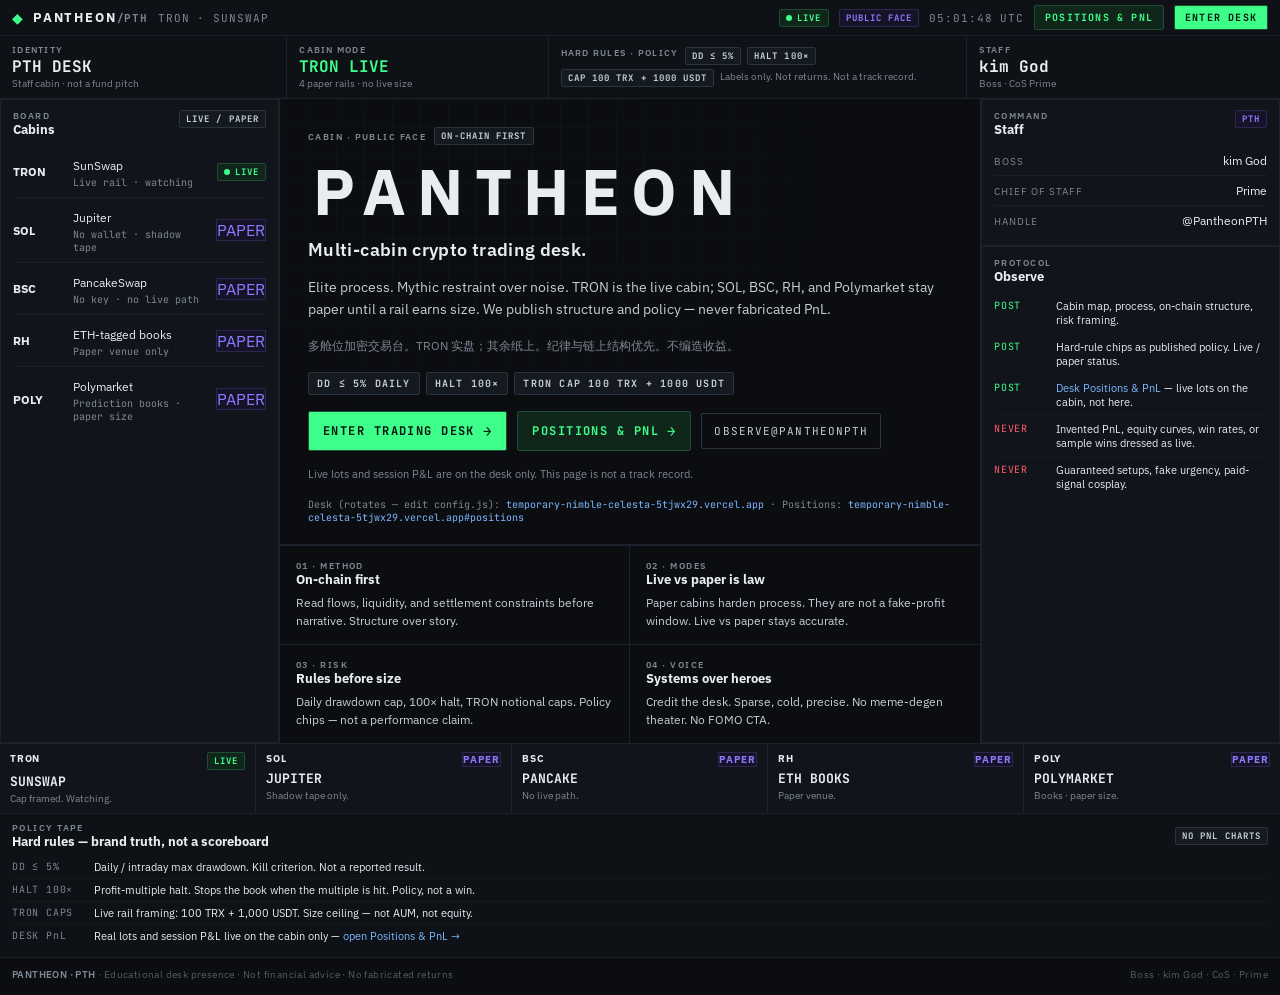
<file: index.html>
<!DOCTYPE html>
<html lang="en">
<head>
  <meta charset="utf-8" />
  <meta name="viewport" content="width=device-width, initial-scale=1, viewport-fit=cover" />
  <title>PANTHEON · PTH — Trading Cabin</title>
  <meta name="description" content="PANTHEON (PTH) multi-cabin crypto trading desk. TRON live; SOL, BSC, RH, Polymarket paper. Hard rules as policy — no fabricated PnL." />
  <meta name="theme-color" content="#0b0d10" />
  <meta property="og:title" content="PANTHEON · PTH — Trading Cabin" />
  <meta property="og:description" content="Staff desk. Cabin map. Hard-rule policy. Enter the live trading terminal." />
  <meta property="og:type" content="website" />
  <meta property="og:url" content="https://lkim25295-source.github.io/pantheon-brand/" />
  <link rel="icon" type="image/svg+xml" href="favicon.svg" />
  <link rel="preconnect" href="https://fonts.googleapis.com" />
  <link rel="preconnect" href="https://fonts.gstatic.com" crossorigin />
  <link href="https://fonts.googleapis.com/css2?family=IBM+Plex+Sans:wght@400;500;600;700&family=JetBrains+Mono:wght@400;500;600;700&display=swap" rel="stylesheet" />
  <link rel="stylesheet" href="styles.css" />
</head>
<body>
  <a class="skip" href="#main">Skip to cabin</a>

  <div class="desk">
    <header class="row-header" aria-label="Desk chrome">
      <div class="header-brand">
        <span class="logo-mark" aria-hidden="true">◆</span>
        <div class="header-title">PANTHEON<span class="header-op">/PTH</span></div>
        <span class="header-pair">TRON · SUNSWAP</span>
      </div>
      <div class="header-meta">
        <span class="live-pill"><span class="pulse"></span>LIVE</span>
        <span class="mode-pill">PUBLIC FACE</span>
        <span class="clock mono" id="clock" aria-label="UTC clock">--:--:-- UTC</span>
        <a class="header-cta header-cta-ghost" data-desk-positions href="https://temporary-nimble-celesta-5tjwx29.vercel.app#positions">Positions &amp; PnL</a>
        <a class="header-cta" data-desk href="#">Enter desk</a>
      </div>
    </header>

    <section class="kpi-strip" aria-label="Identity and policy — not performance">
      <div class="kpi">
        <span class="kpi-lab">IDENTITY</span>
        <span class="kpi-val">PTH DESK</span>
        <span class="kpi-sub">Staff cabin · not a fund pitch</span>
      </div>
      <div class="kpi">
        <span class="kpi-lab">CABIN MODE</span>
        <span class="kpi-val pos">TRON LIVE</span>
        <span class="kpi-sub">4 paper rails · no live size</span>
      </div>
      <div class="kpi kpi-rules">
        <span class="kpi-lab">HARD RULES · POLICY</span>
        <span class="rule" data-rule="dd">DD ≤ 5%</span>
        <span class="rule" data-rule="halt">HALT 100×</span>
        <span class="rule" data-rule="cap">CAP 100 TRX + 1000 USDT</span>
        <span class="kpi-sub">Labels only. Not returns. Not a track record.</span>
      </div>
      <div class="kpi">
        <span class="kpi-lab">STAFF</span>
        <span class="kpi-val" data-bind="boss">kim God</span>
        <span class="kpi-sub">Boss · CoS <span data-bind="cos">Prime</span></span>
      </div>
    </section>

    <div class="row-main" id="main">
      <aside class="col-left" aria-label="Cabin board">
        <div class="panel cabin-list">
          <div class="panel-head">
            <div>
              <div class="kicker">Board</div>
              <div class="panel-title">Cabins</div>
            </div>
            <span class="rule">LIVE / PAPER</span>
          </div>
          <ul>
            <li class="cabin-row">
              <span class="cabin-chain">TRON</span>
              <span>
                <span class="cabin-venue">SunSwap</span>
                <div class="cabin-meta mono">Live rail · watching</div>
              </span>
              <span class="live-pill"><span class="pulse"></span>LIVE</span>
            </li>
            <li class="cabin-row">
              <span class="cabin-chain">SOL</span>
              <span>
                <span class="cabin-venue">Jupiter</span>
                <div class="cabin-meta mono">No wallet · shadow tape</div>
              </span>
              <span class="mode-paper">PAPER</span>
            </li>
            <li class="cabin-row">
              <span class="cabin-chain">BSC</span>
              <span>
                <span class="cabin-venue">PancakeSwap</span>
                <div class="cabin-meta mono">No key · no live path</div>
              </span>
              <span class="mode-paper">PAPER</span>
            </li>
            <li class="cabin-row">
              <span class="cabin-chain">RH</span>
              <span>
                <span class="cabin-venue">ETH-tagged books</span>
                <div class="cabin-meta mono">Paper venue only</div>
              </span>
              <span class="mode-paper">PAPER</span>
            </li>
            <li class="cabin-row">
              <span class="cabin-chain">POLY</span>
              <span>
                <span class="cabin-venue">Polymarket</span>
                <div class="cabin-meta mono">Prediction books · paper size</div>
              </span>
              <span class="mode-paper">PAPER</span>
            </li>
          </ul>
        </div>
      </aside>

      <main class="col-center">
        <section class="hero">
          <div class="hero-kicker">
            <span class="kicker">Cabin · public face</span>
            <span class="rule">ON-CHAIN FIRST</span>
          </div>
          <h1 class="wordmark">PANTHEON</h1>
          <h2>Multi-cabin crypto trading desk.</h2>
          <p class="lede">
            Elite process. Mythic restraint over noise. TRON is the live cabin;
            SOL, BSC, RH, and Polymarket stay paper until a rail earns size.
            We publish structure and policy — never fabricated PnL.
          </p>
          <p class="lede-zh">
            多舱位加密交易台。TRON 实盘；其余纸上。纪律与链上结构优先。不编造收益。
          </p>
          <div class="rules-hero" aria-label="Hard-rule chips">
            <span class="rule" data-rule="dd">DD ≤ 5% DAILY</span>
            <span class="rule" data-rule="halt">HALT 100×</span>
            <span class="rule" data-rule="cap">TRON CAP 100 TRX + 1000 USDT</span>
          </div>
          <div class="cta-row">
            <a class="cta-desk" data-desk href="#">
              Enter trading desk <span class="arrow" aria-hidden="true">→</span>
            </a>
            <a class="cta-positions" data-desk-positions href="https://temporary-nimble-celesta-5tjwx29.vercel.app#positions">
              Positions &amp; PnL <span class="arrow" aria-hidden="true">→</span>
            </a>
            <a class="cta-ghost" data-x href="https://x.com/PantheonPTH">Observe <span data-bind="handle">@PantheonPTH</span></a>
          </div>
          <p class="cta-note">Live lots and session P&amp;L are on the desk only. This page is not a track record.</p>
          <p class="desk-url">
            Desk (rotates — edit <span class="mono">config.js</span>):
            <a data-desk data-bind="deskHost" href="#">temporary-nimble-celesta-5tjwx29.vercel.app</a>
            · Positions:
            <a data-desk-positions data-bind="positionsHost" href="https://temporary-nimble-celesta-5tjwx29.vercel.app#positions">#positions</a>
          </p>
        </section>

        <section class="doctrine" aria-label="Desk doctrine">
          <article class="doc-cell">
            <div class="kicker">01 · Method</div>
            <div class="panel-title">On-chain first</div>
            <p>Read flows, liquidity, and settlement constraints before narrative. Structure over story.</p>
          </article>
          <article class="doc-cell">
            <div class="kicker">02 · Modes</div>
            <div class="panel-title">Live vs paper is law</div>
            <p>Paper cabins harden process. They are not a fake-profit window. Live vs paper stays accurate.</p>
          </article>
          <article class="doc-cell">
            <div class="kicker">03 · Risk</div>
            <div class="panel-title">Rules before size</div>
            <p>Daily drawdown cap, 100× halt, TRON notional caps. Policy chips — not a performance claim.</p>
          </article>
          <article class="doc-cell">
            <div class="kicker">04 · Voice</div>
            <div class="panel-title">Systems over heroes</div>
            <p>Credit the desk. Sparse, cold, precise. No meme-degen theater. No FOMO CTA.</p>
          </article>
        </section>
      </main>

      <aside class="col-right" aria-label="Staff and observe protocol">
        <div class="panel">
          <div class="panel-head">
            <div>
              <div class="kicker">Command</div>
              <div class="panel-title">Staff</div>
            </div>
            <span class="mode-pill">PTH</span>
          </div>
          <div class="staff-block" style="border-top:0">
            <div class="staff-row">
              <span class="staff-role">Boss</span>
              <span data-bind="boss">kim God</span>
            </div>
            <div class="staff-row">
              <span class="staff-role">Chief of Staff</span>
              <span data-bind="cos">Prime</span>
            </div>
            <div class="staff-row">
              <span class="staff-role">Handle</span>
              <a data-x href="https://x.com/PantheonPTH" data-bind="handle">@PantheonPTH</a>
            </div>
          </div>
        </div>
        <div class="panel observe" style="flex:1">
          <div class="panel-head">
            <div>
              <div class="kicker">Protocol</div>
              <div class="panel-title">Observe</div>
            </div>
          </div>
          <div class="obs-row">
            <span class="obs-tag obs-ok">POST</span>
            <span>Cabin map, process, on-chain structure, risk framing.</span>
          </div>
          <div class="obs-row">
            <span class="obs-tag obs-ok">POST</span>
            <span>Hard-rule chips as published policy. Live / paper status.</span>
          </div>
          <div class="obs-row">
            <span class="obs-tag obs-ok">POST</span>
            <span>
              <a class="tape-link" data-desk-positions href="https://temporary-nimble-celesta-5tjwx29.vercel.app#positions">Desk Positions &amp; PnL</a>
              — live lots on the cabin, not here.
            </span>
          </div>
          <div class="obs-row">
            <span class="obs-tag obs-no">NEVER</span>
            <span>Invented PnL, equity curves, win rates, or sample wins dressed as live.</span>
          </div>
          <div class="obs-row">
            <span class="obs-tag obs-no">NEVER</span>
            <span>Guaranteed setups, fake urgency, paid-signal cosplay.</span>
          </div>
        </div>
      </aside>
    </div>

    <section class="row-markets" aria-label="Cabin rails">
      <div class="mkt">
        <div class="mkt-top"><span>TRON</span><span class="live-pill">LIVE</span></div>
        <div class="mkt-fig">SUNSWAP</div>
        <div class="mkt-sub">Cap framed. Watching.</div>
      </div>
      <div class="mkt">
        <div class="mkt-top"><span>SOL</span><span class="mode-paper">PAPER</span></div>
        <div class="mkt-fig">JUPITER</div>
        <div class="mkt-sub">Shadow tape only.</div>
      </div>
      <div class="mkt">
        <div class="mkt-top"><span>BSC</span><span class="mode-paper">PAPER</span></div>
        <div class="mkt-fig">PANCAKE</div>
        <div class="mkt-sub">No live path.</div>
      </div>
      <div class="mkt">
        <div class="mkt-top"><span>RH</span><span class="mode-paper">PAPER</span></div>
        <div class="mkt-fig">ETH BOOKS</div>
        <div class="mkt-sub">Paper venue.</div>
      </div>
      <div class="mkt">
        <div class="mkt-top"><span>POLY</span><span class="mode-paper">PAPER</span></div>
        <div class="mkt-fig">POLYMARKET</div>
        <div class="mkt-sub">Books · paper size.</div>
      </div>
    </section>

    <section class="row-activity" aria-label="Hard-rule definitions">
      <div class="act-head">
        <div>
          <div class="kicker">Policy tape</div>
          <div class="panel-title">Hard rules — brand truth, not a scoreboard</div>
        </div>
        <span class="rule">NO PnL CHARTS</span>
      </div>
      <div class="act-row">
        <span class="act-code" data-rule="dd">DD ≤ 5%</span>
        <span>Daily / intraday max drawdown. Kill criterion. Not a reported result.</span>
      </div>
      <div class="act-row">
        <span class="act-code" data-rule="halt">HALT 100×</span>
        <span>Profit-multiple halt. Stops the book when the multiple is hit. Policy, not a win.</span>
      </div>
      <div class="act-row">
        <span class="act-code" data-rule="cap">TRON CAPS</span>
        <span>Live rail framing: 100 TRX + 1,000 USDT. Size ceiling — not AUM, not equity.</span>
      </div>
      <div class="act-row">
        <span class="act-code">DESK PnL</span>
        <span>
          Real lots and session P&amp;L live on the cabin only —
          <a class="tape-link" data-desk-positions href="https://temporary-nimble-celesta-5tjwx29.vercel.app#positions">open Positions &amp; PnL →</a>
        </span>
      </div>
    </section>

    <footer class="site-foot">
      <p><strong>PANTHEON · PTH</strong> · Educational desk presence · Not financial advice · No fabricated returns</p>
      <p>Boss · <span data-bind="boss">kim God</span> · CoS · <span data-bind="cos">Prime</span></p>
    </footer>
  </div>

  <noscript>
    <p style="padding:12px;font-family:monospace;background:#0b0d10;color:#e8edf2">
      JavaScript off. Desk:
      <a href="https://temporary-nimble-celesta-5tjwx29.vercel.app">https://temporary-nimble-celesta-5tjwx29.vercel.app</a>
      · Positions &amp; PnL:
      <a href="https://temporary-nimble-celesta-5tjwx29.vercel.app#positions">#positions</a>
    </p>
  </noscript>

  <script src="config.js"></script>
  <script src="landing.js"></script>
</body>
</html>
</file>
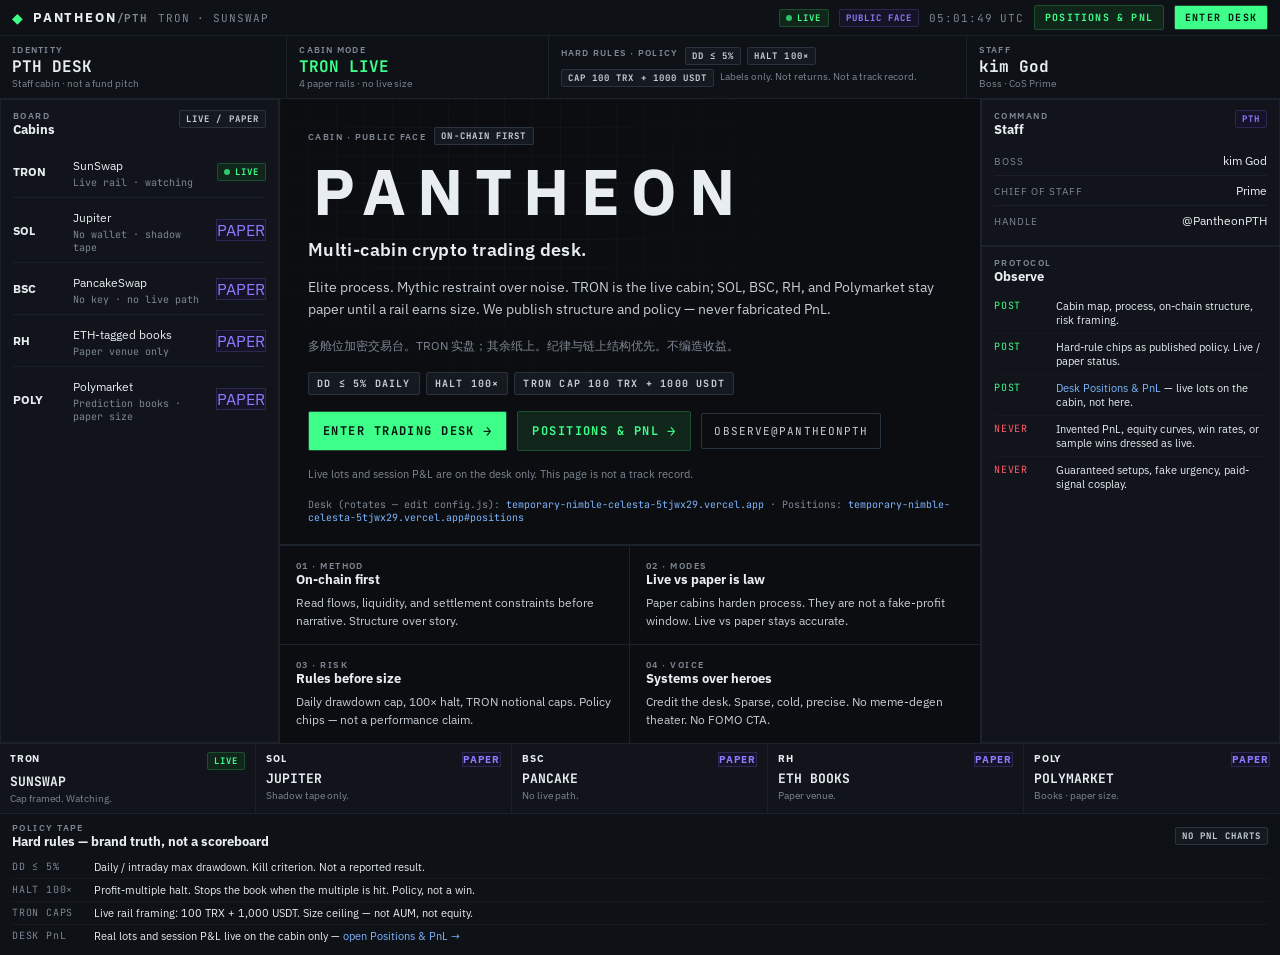
<file: landing.html>
<!DOCTYPE html>
<html lang="en">
<head>
  <meta charset="utf-8" />
  <meta http-equiv="refresh" content="0; url=./" />
  <link rel="canonical" href="./" />
  <title>PANTHEON · PTH</title>
</head>
<body>
  <p><a href="./">PANTHEON · PTH cabin</a></p>
</body>
</html>
</file>
<file: styles.css>
/* PANTHEON public face — same visual system as CABIN · TRON DESK */
:root {
  --bg: #0b0d10;
  --panel: #11151b;
  --header: #0e1116;
  --line: #1c222b;
  --line-2: #2a3340;
  --ink: #e8edf2;
  --mute: #7d8794;
  --soft: #c5cdd6;
  --pos: #3dff8a;
  --neg: #ff5a6a;
  --live: #3dff8a;
  --paper: #8b7cff;
  --link: #7eb6ff;
  --sans: "IBM Plex Sans", "Segoe UI", sans-serif;
  --mono: "JetBrains Mono", ui-monospace, monospace;
}

* { box-sizing: border-box; margin: 0; padding: 0; }

html, body {
  min-height: 100%;
  background: var(--bg);
  color: var(--ink);
  font-family: var(--sans);
  -webkit-font-smoothing: antialiased;
}

body {
  overflow-x: hidden;
}

a { color: inherit; text-decoration: none; }
ul { list-style: none; }
button { font: inherit; color: inherit; background: none; border: 0; cursor: pointer; }

.mono { font-family: var(--mono); font-variant-numeric: tabular-nums; }
.dim { color: var(--mute); }
.pos { color: var(--pos); }
.neg { color: var(--neg); }

.kicker {
  letter-spacing: 0.16em;
  text-transform: uppercase;
  color: var(--mute);
  font-size: 9px;
  font-weight: 600;
}

.panel {
  background: var(--panel);
  border: 1px solid var(--line);
  min-width: 0;
  min-height: 0;
  padding: 10px 12px;
  display: flex;
  flex-direction: column;
}

.panel-head {
  display: flex;
  justify-content: space-between;
  align-items: flex-start;
  gap: 8px;
  margin-bottom: 8px;
}

.panel-title { font-size: 13px; font-weight: 700; }

.live-pill,
.mode-pill,
.rule,
.side {
  letter-spacing: 0.12em;
  text-transform: uppercase;
  border-radius: 2px;
  align-items: center;
  gap: 5px;
  padding: 2px 6px;
  font-size: 9px;
  font-weight: 700;
  display: inline-flex;
  font-family: var(--mono);
}

.live-pill {
  color: var(--pos);
  background: #10261a;
  border: 1px solid #1f4d32;
}

.mode-paper,
.mode-pill {
  color: var(--paper);
  background: #161328;
  border: 1px solid #2c2750;
}

.rule {
  color: var(--soft);
  background: #151a21;
  border: 1px solid var(--line-2);
}

.pulse {
  background: var(--pos);
  border-radius: 50%;
  width: 6px;
  height: 6px;
  animation: 1.4s infinite pulse;
  box-shadow: 0 0 0 0 #3dff8a99;
}

@keyframes pulse {
  50% { opacity: 0.5; }
}

/* —— chrome —— */
.desk {
  min-height: 100dvh;
  display: flex;
  flex-direction: column;
  background:
    linear-gradient(180deg, transparent 0, transparent 35px, var(--line) 35px, var(--line) 36px, transparent 36px),
    var(--bg);
}

.row-header {
  height: 36px;
  border-bottom: 1px solid var(--line);
  background: var(--header);
  display: flex;
  justify-content: space-between;
  align-items: center;
  padding: 0 12px;
  position: sticky;
  top: 0;
  z-index: 20;
}

.header-brand,
.header-meta {
  display: flex;
  align-items: center;
  gap: 10px;
  min-width: 0;
}

.logo-mark { color: var(--pos); font-size: 14px; line-height: 1; }
.header-title {
  letter-spacing: 0.14em;
  font-size: 13px;
  font-weight: 700;
  white-space: nowrap;
}
.header-op,
.header-pair,
.clock {
  color: var(--mute);
  letter-spacing: 0.08em;
  font-size: 11px;
  font-family: var(--mono);
  white-space: nowrap;
}

.header-cta {
  color: #04140c;
  background: var(--pos);
  border: 1px solid #1f4d32;
  letter-spacing: 0.12em;
  text-transform: uppercase;
  font-size: 10px;
  font-weight: 700;
  padding: 5px 10px;
  border-radius: 2px;
  font-family: var(--mono);
}
.header-cta:hover { filter: brightness(1.08); }
.header-cta-ghost {
  color: var(--pos);
  background: #10261a;
}

.kpi-strip {
  border-bottom: 1px solid var(--line);
  background: var(--header);
  display: grid;
  grid-template-columns: 1.1fr 1fr 1.6fr 1.2fr;
}

.kpi {
  border-right: 1px solid var(--line);
  min-width: 0;
  padding: 8px 12px;
}
.kpi:last-child { border-right: 0; }

.kpi-lab {
  letter-spacing: 0.14em;
  color: var(--mute);
  font-size: 9px;
  display: block;
  font-weight: 600;
}
.kpi-val {
  font-family: var(--mono);
  font-size: 16px;
  font-weight: 700;
  line-height: 1.2;
  display: block;
  margin-top: 2px;
}
.kpi-sub {
  color: var(--mute);
  font-size: 10px;
  display: block;
  margin-top: 1px;
}
.kpi-sub.live { color: var(--pos); }
.kpi-rules {
  display: flex;
  flex-wrap: wrap;
  align-content: center;
  gap: 4px 6px;
}

/* —— main —— */
.row-main {
  display: grid;
  grid-template-columns: 280px minmax(0, 1fr) 300px;
  min-height: 0;
  flex: 1;
}

.col-left,
.col-right {
  display: flex;
  flex-direction: column;
  min-height: 0;
}

.col-left { border-right: 1px solid var(--line); }
.col-right { border-left: 1px solid var(--line); }

.hero {
  padding: 28px 28px 20px;
  display: flex;
  flex-direction: column;
  gap: 16px;
  border-bottom: 1px solid var(--line);
  position: relative;
  overflow: hidden;
}

.hero::before {
  content: "";
  position: absolute;
  inset: 0;
  background:
    linear-gradient(90deg, rgba(60, 255, 138, 0.035) 1px, transparent 1px),
    linear-gradient(rgba(60, 255, 138, 0.035) 1px, transparent 1px);
  background-size: 28px 28px;
  mask-image: radial-gradient(ellipse 70% 80% at 30% 20%, #000 20%, transparent 70%);
  pointer-events: none;
}

.hero-kicker {
  display: flex;
  align-items: center;
  gap: 8px;
  position: relative;
}

.wordmark {
  font-size: clamp(36px, 6vw, 64px);
  font-weight: 700;
  letter-spacing: 0.18em;
  line-height: 0.95;
  text-indent: 0.08em;
  position: relative;
}

.hero h2 {
  font-size: 18px;
  font-weight: 600;
  letter-spacing: 0.02em;
  position: relative;
}

.lede {
  max-width: 42rem;
  color: var(--soft);
  font-size: 14px;
  line-height: 1.55;
  position: relative;
}

.lede-zh {
  color: var(--mute);
  font-size: 12px;
  line-height: 1.6;
  max-width: 42rem;
  position: relative;
}

.cta-row {
  display: flex;
  flex-wrap: wrap;
  align-items: center;
  gap: 10px;
  position: relative;
}

.cta-desk {
  display: inline-flex;
  align-items: center;
  gap: 8px;
  background: var(--pos);
  color: #04140c;
  border: 1px solid #1f4d32;
  padding: 10px 14px;
  font-family: var(--mono);
  font-size: 12px;
  font-weight: 700;
  letter-spacing: 0.12em;
  text-transform: uppercase;
  border-radius: 2px;
}
.cta-desk:hover { filter: brightness(1.08); }
.cta-desk .arrow,
.cta-positions .arrow { font-size: 14px; }

.cta-positions {
  display: inline-flex;
  align-items: center;
  gap: 8px;
  background: #10261a;
  color: var(--pos);
  border: 1px solid #1f4d32;
  padding: 10px 14px;
  font-family: var(--mono);
  font-size: 12px;
  font-weight: 700;
  letter-spacing: 0.12em;
  text-transform: uppercase;
  border-radius: 2px;
}
.cta-positions:hover { filter: brightness(1.12); }

.cta-note {
  color: var(--mute);
  font-size: 11px;
  line-height: 1.45;
  position: relative;
}

.cta-ghost {
  display: inline-flex;
  align-items: center;
  padding: 10px 12px;
  border: 1px solid var(--line-2);
  color: var(--soft);
  font-family: var(--mono);
  font-size: 11px;
  letter-spacing: 0.1em;
  text-transform: uppercase;
  border-radius: 2px;
}
.cta-ghost:hover { border-color: var(--mute); color: var(--ink); }

.desk-url {
  font-family: var(--mono);
  font-size: 10px;
  color: var(--mute);
  word-break: break-all;
  position: relative;
}
.desk-url a { color: var(--link); }
.desk-url a:hover { text-decoration: underline; }

.rules-hero {
  display: flex;
  flex-wrap: wrap;
  gap: 6px;
  position: relative;
}

.rules-hero .rule { padding: 4px 8px; font-size: 10px; }

.doctrine {
  display: grid;
  grid-template-columns: 1fr 1fr;
  gap: 0;
}

.doc-cell {
  border-top: 1px solid var(--line);
  border-right: 1px solid var(--line);
  padding: 14px 16px;
}
.doc-cell:nth-child(2n) { border-right: 0; }
.doc-cell p {
  color: var(--soft);
  font-size: 12px;
  line-height: 1.5;
  margin-top: 6px;
}

/* cabin list */
.cabin-list { flex: 1; }
.cabin-row {
  display: grid;
  grid-template-columns: 52px minmax(0, 1fr) auto;
  gap: 8px;
  align-items: center;
  padding: 8px 0;
  border-bottom: 1px solid #1a2028;
}
.cabin-row:last-child { border-bottom: 0; }
.cabin-chain { font-size: 12px; font-weight: 700; }
.cabin-venue { font-size: 12px; }
.cabin-meta { color: var(--mute); font-size: 10px; margin-top: 2px; }

.staff-block { border-top: 1px solid var(--line); }
.staff-row {
  display: flex;
  justify-content: space-between;
  align-items: baseline;
  gap: 8px;
  padding: 7px 0;
  border-bottom: 1px solid #1a2028;
  font-size: 12px;
}
.staff-row:last-child { border-bottom: 0; }
.staff-role { color: var(--mute); font-size: 10px; letter-spacing: 0.1em; text-transform: uppercase; }

.observe { border-top: 1px solid var(--line); }
.obs-row {
  display: grid;
  grid-template-columns: 54px minmax(0, 1fr);
  gap: 8px;
  padding: 6px 0;
  border-bottom: 1px solid #151a21;
  font-size: 11px;
}
.obs-row:last-child { border-bottom: 0; }
.obs-tag { font-family: var(--mono); font-size: 10px; letter-spacing: 0.08em; }
.obs-ok { color: var(--pos); }
.obs-no { color: var(--neg); }

/* markets row */
.row-markets {
  border-top: 1px solid var(--line);
  background: var(--panel);
  display: grid;
  grid-template-columns: repeat(5, minmax(0, 1fr));
}
.mkt {
  border-right: 1px solid var(--line);
  min-width: 0;
  padding: 8px 10px;
}
.mkt:last-child { border-right: 0; }
.mkt-top {
  display: flex;
  justify-content: space-between;
  letter-spacing: 0.08em;
  font-size: 10px;
  font-weight: 700;
}
.mkt-fig {
  margin: 3px 0 2px;
  font-size: 13px;
  font-weight: 700;
  font-family: var(--mono);
}
.mkt-sub { color: var(--mute); font-size: 10px; }

.row-activity {
  border-top: 1px solid var(--line);
  background: var(--header);
  padding: 8px 12px 10px;
}
.act-head {
  display: flex;
  justify-content: space-between;
  align-items: center;
  margin-bottom: 6px;
}
.act-row {
  display: grid;
  grid-template-columns: 72px minmax(0, 1fr);
  gap: 10px;
  padding: 4px 0;
  border-bottom: 1px solid #151a21;
  font-size: 11px;
}
.act-row:last-child { border-bottom: 0; }
.act-code { font-family: var(--mono); color: var(--mute); letter-spacing: 0.08em; font-size: 10px; }
.tape-link { color: var(--link); }
.tape-link:hover { text-decoration: underline; }

.site-foot {
  border-top: 1px solid var(--line);
  padding: 10px 12px 14px;
  display: flex;
  justify-content: space-between;
  gap: 12px;
  flex-wrap: wrap;
  color: #555d66;
  font-size: 10px;
  letter-spacing: 0.04em;
}
.site-foot strong { color: var(--mute); font-weight: 600; }

.skip {
  position: absolute;
  left: -999px;
}
.skip:focus {
  left: 8px;
  top: 8px;
  z-index: 40;
  background: var(--pos);
  color: #04140c;
  padding: 6px 8px;
  font-size: 11px;
}

@media (max-width: 1279px) {
  .kpi-strip { grid-template-columns: 1fr 1fr; }
  .kpi:nth-child(2n) { border-right: 0; }
  .kpi:nth-child(n + 3) { border-top: 1px solid var(--line); }
  .row-main { display: flex; flex-direction: column; }
  .col-left, .col-right { border: 0; }
  .col-left { border-bottom: 1px solid var(--line); }
  .col-right { border-top: 1px solid var(--line); }
  .row-markets { grid-template-columns: 1fr 1fr; }
  .mkt:nth-child(2n) { border-right: 0; }
  .mkt:nth-child(n + 3) { border-top: 1px solid var(--line); }
  .mkt:last-child { grid-column: 1 / -1; }
}

@media (max-width: 1100px) {
  .header-cta-ghost { display: none; }
}

@media (max-width: 720px) {
  .header-pair, .clock, .header-cta { display: none; }
  .wordmark { letter-spacing: 0.1em; font-size: 40px; }
  .hero { padding: 20px 14px 16px; }
  .doctrine { grid-template-columns: 1fr; }
  .doc-cell { border-right: 0; }
  .kpi-strip { grid-template-columns: 1fr; }
  .kpi { border-right: 0; }
  .kpi + .kpi { border-top: 1px solid var(--line); }
  .row-markets { grid-template-columns: 1fr; }
  .mkt { border-right: 0; }
  .mkt + .mkt { border-top: 1px solid var(--line); }
  .mkt:last-child { grid-column: auto; }
  .row-header { padding: 0 10px; }
}
</file>
